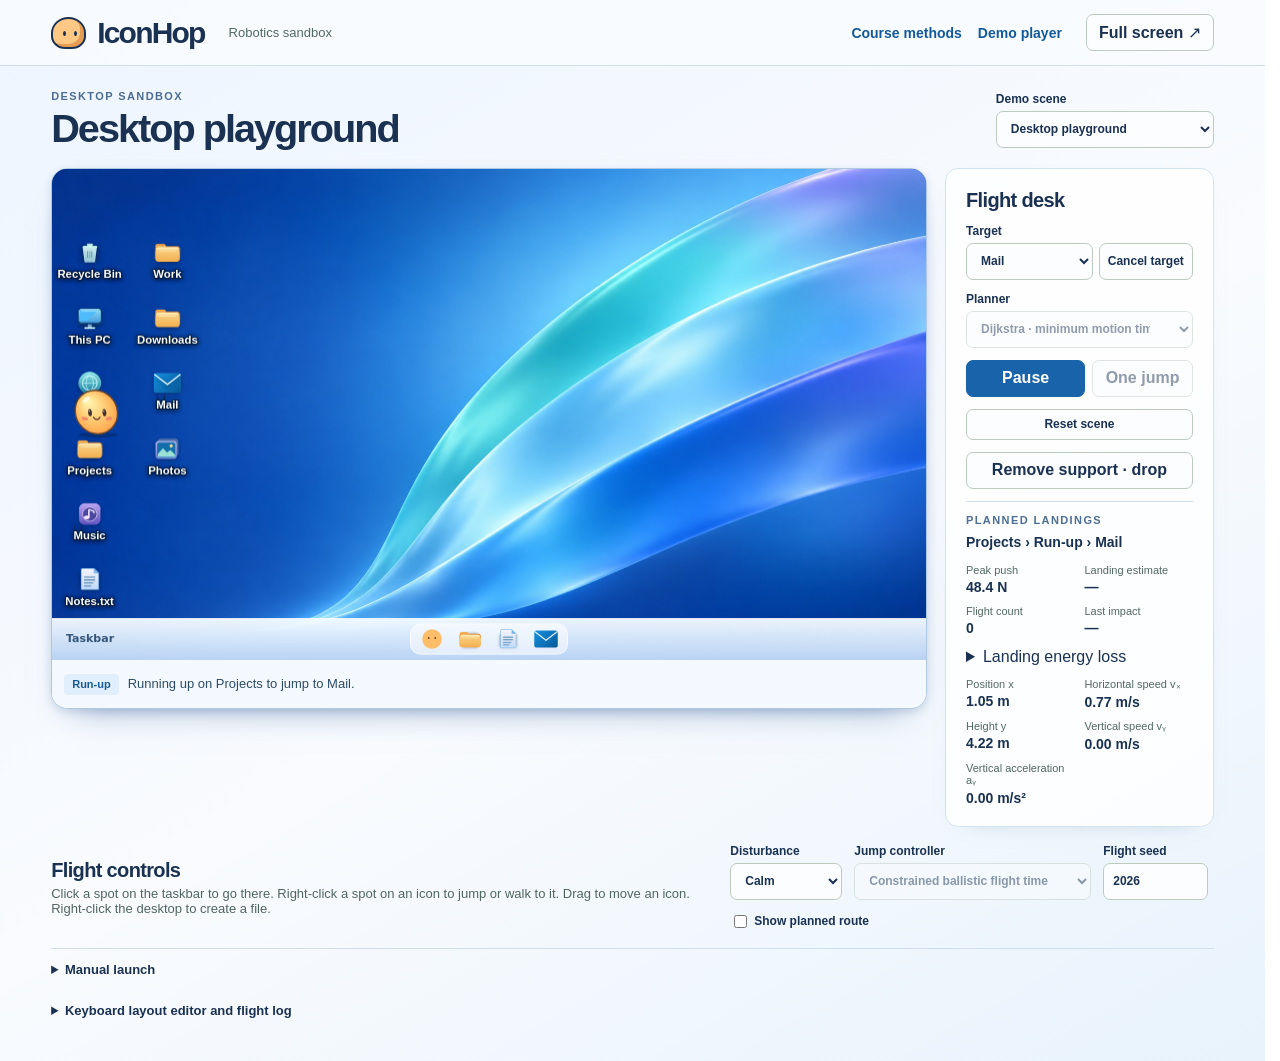
<file: index.html>
<!doctype html>
<html lang="en">
<head>
<meta charset="utf-8"><meta name="viewport" content="width=device-width, initial-scale=1">
<meta name="theme-color" content="#f7f7ef"><title>IconHop · Jumping pet sandbox</title>
<link rel="stylesheet" href="style.css">
</head>
<body>
<header class="mast"><div class="brand"><i class="mascot" aria-hidden="true"></i><h1>IconHop</h1></div>
<span class="course">Robotics sandbox</span>
<nav class="navlinks" aria-label="Experiments"><a href="methods.html">Course methods</a><a href="demos.html">Demo player</a></nav><button id="fullscreen" title="Enter full screen">Full screen ↗</button></header>
<main><div class="scene-head"><div><p class="eyebrow">Desktop sandbox</p><h2 id="scene-title">First jump</h2></div>
<label class="chooser">Demo scene<select id="scene"></select></label></div>
<div class="workspace"><section class="desktop" aria-label="Editable desktop">
<div id="screen"><canvas id="world" tabindex="0" aria-label="Editable desktop simulation. Click to select, drag to move, right-click for actions."></canvas>
<div id="desktop-menu" class="shell-menu" role="menu" aria-label="Desktop actions" hidden>
<button role="menuitem" data-action="refresh">Refresh</button>
<button role="menuitem" data-action="new" aria-haspopup="menu" aria-expanded="false">New <span aria-hidden="true">›</span></button>
<button role="menuitem" data-action="undo">Undo delete <small>Ctrl+Z</small></button>
<button role="menuitem" data-action="restore">Restore last deleted item</button>
<button role="menuitem" data-action="jump">Jump here</button>
<button role="menuitem" data-action="cancel-target">Cancel target</button>
<button role="menuitem" data-action="rename">Rename <small>F2</small></button>
<button role="menuitem" data-action="delete">Delete <small>Del</small></button>
</div>
<div id="new-menu" class="shell-menu" role="menu" aria-label="New" hidden>
<button role="menuitem" data-action="folder">Folder</button>
<button role="menuitem" data-action="note">Text Document</button>
</div>
<input id="rename-icon" aria-label="File name" type="text" maxlength="100" autocomplete="off" hidden>
<div id="desktop-notice" role="status" hidden></div>
</div>
<div class="caption"><span id="mode" class="mode"></span><span id="status" role="status" aria-live="polite"></span></div>
</section>
<aside class="panel"><h3>Flight desk</h3>
<div class="target-controls"><label>Target<select id="target"></select></label><button id="cancel-target" type="button">Cancel target</button></div><label>Planner<select id="method">
<option value="vi">Risk-aware MDP · VI</option><option value="pi">Risk-aware MDP · PI</option>
<option value="astar">Deterministic A*</option><option value="dijkstra">Dijkstra</option><option value="mpc">Receding horizon</option><option value="greedy">Greedy</option></select></label>
<label id="horizon-label" hidden>Horizon (jumps)<input id="horizon" type="number" value="2" min="1" max="12"></label>
<div class="actions"><button id="run" class="primary">▶ Run route</button><button id="step">One jump</button></div>
<div class="actions minor"><button id="reset">Reset scene</button></div>
<button id="drop-support">Remove support · drop</button>
<div class="line"></div><span class="small-label">Planned landings</span><p id="path"></p>
<div class="metrics"><div><span id="effort-label">Next impulse</span><b id="impulse">—</b></div><div><span>Landing estimate</span><b id="chance">—</b></div>
<div><span>Flight count</span><b id="count">0</b></div><div><span>Last impact</span><b id="impact">—</b></div></div>
<details id="impact-history"><summary>Landing energy loss</summary><ol id="impact-events" aria-label="Recent landings, newest first"></ol></details>
<div class="metrics motion-readings"><div><span>Position x</span><b id="horizontal-position">—</b></div><div><span>Horizontal speed vₓ</span><b id="horizontal-speed">—</b></div><div><span>Height y</span><b id="height">—</b></div><div><span>Vertical speed vᵧ</span><b id="vertical-speed">—</b></div><div><span>Vertical acceleration aᵧ</span><b id="vertical-accel">—</b></div></div>
</aside></div>
<section class="lab"><div><h3>Flight controls</h3><p id="instructions">Click to select. Drag to move. Right-click for desktop actions.</p></div>
<div class="options"><label>Disturbance<select id="noise"><option value="0">Calm</option><option value=".5">Light</option><option value="1">Moderate</option><option value="1.7">Strong</option></select></label>
<label>Jump controller<select id="solver"><option value="arc">High arc</option><option value="gn">Gauss–Newton</option><option value="kkt">Constrained optimum · KKT</option><option value="exposure">Wind exposure</option><option value="gd">Gradient descent</option><option value="grid">Grid search</option></select></label>
<label>Flight seed<input id="seed" type="number" min="0" max="4294967295" value="2026"></label>
<label class="check"><input id="graph" type="checkbox"><span id="graph-label">Reachable edges</span></label></div></section>
<details class="editor"><summary>Manual launch</summary><div class="edit-controls">
<label><span id="manual-strength">Impulse (N·s)</span><input id="manual-j" type="number" min=".01" max="8.35" value="7.45" step="any"></label>
<label>Angle (°)<input id="manual-angle" type="number" min="0" max="180" value="45" step=".1"></label>
<button id="copy-shot">Copy direct solution</button><button id="manual-fire">Launch at target</button><span id="manual-msg" role="status"></span></div></details>
<details class="editor" id="learning-panel"><summary>Learning from repeated flights</summary><div class="edit-controls">
<label class="check"><input id="learn" type="checkbox">Update edge probabilities after landing</label>
<span id="observed">0 recorded flights</span><button id="clear-learn">Clear observations</button></div></details>
<details class="editor" id="layout-editor"><summary>Keyboard layout editor and flight log</summary><div class="edit-controls"><label>Icon<select id="edit-id"></select></label>
<label>X (m)<input type="number" step=".1" id="edit-x" min=".5" max="18.5"></label>
<label>Height (m)<input type="number" step=".1" id="edit-y" min=".5" max="8"></label>
<label>Width (m)<input type="number" step=".1" id="edit-w" min=".35" max="3.5"></label>
<button id="apply-edit">Move / resize</button><button id="add-edit">Add icon</button><button id="remove-edit">Delete icon</button></div>
<ol id="log" aria-label="Flight and edit events"></ol></details>
</main>
<script src="physics.js"></script><script src="control.js"></script><script src="planner.js"></script><script src="scenes.js"></script><script src="ground.js"></script><script src="engine.js"></script>
<script src="render.js"></script><script src="desktop.js"></script><script src="app.js"></script></body></html>
</file>
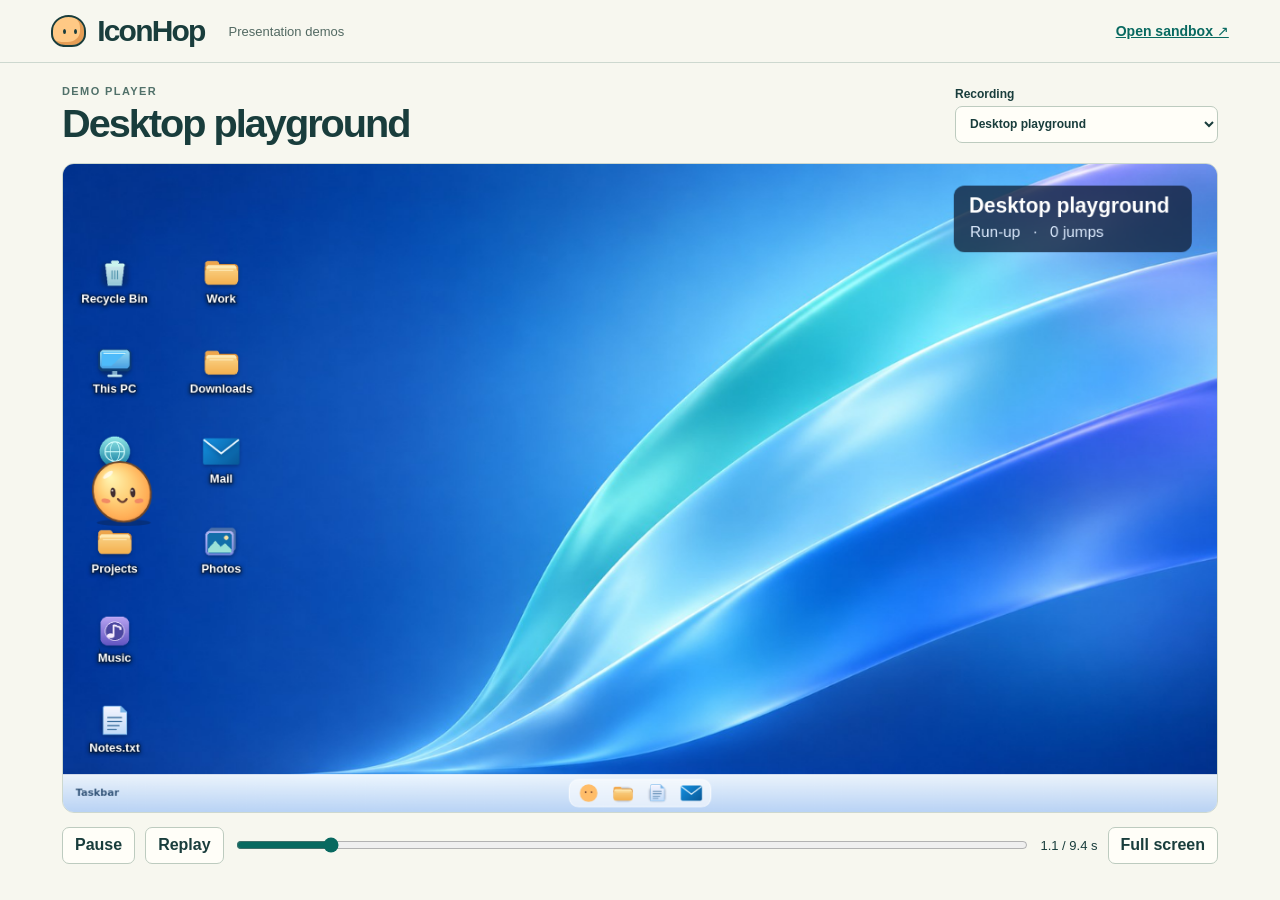
<file: demos.html>
<!doctype html><html lang="en"><head><meta charset="utf-8"><meta name="viewport" content="width=device-width, initial-scale=1"><title>IconHop · Demo player</title>
<link rel="stylesheet" href="style.css"><style>
.player{max-width:1200px;margin:0 auto;padding:22px 22px 34px}.player canvas{position:static;width:100%;height:auto;aspect-ratio:16/9;background:#f9f8ed;border-radius:12px;border:1px solid var(--line)}
.player-controls{display:flex;align-items:center;gap:10px;margin-top:14px;flex-wrap:wrap}.player-controls input{flex:1;accent-color:var(--teal);min-width:90px}.player-controls output{font-variant-numeric:tabular-nums;font-size:13px}.mast a{margin-left:auto;color:var(--teal);font-size:14px;font-weight:650}
</style></head><body><header class="mast"><div class="brand"><i class="mascot"></i><h1>IconHop</h1></div><span class="course">Presentation demos</span><a href="index.html">Open sandbox ↗</a></header>
<main class="player"><div class="scene-head"><div><p class="eyebrow">Demo player</p><h2 id="heading">First jump</h2></div><label class="chooser">Recording<select id="chapter"></select></label></div>
<canvas id="film" width="1280" height="720" aria-label="Playback of actual simulated jumps" role="img"></canvas>
<div class="player-controls"><button id="play">▶ Play</button><button id="replay">Replay</button><input id="seek" type="range" min="0" step=".01" value="0" aria-label="Playback position"><output id="stamp"></output><button id="full">Full screen</button></div></main>
<script src="physics.js"></script><script src="control.js"></script><script src="kkt-plot.js"></script><script src="planner.js"></script><script src="scenes.js"></script><script src="ground.js"></script><script src="engine.js"></script><script src="render.js"></script><script src="film.js"></script>
<script>
const canvas=document.getElementById('film'),player=new HopFilm.Player(canvas),chapter=document.getElementById('chapter'),seek=document.getElementById('seek');
let playing=false,t=0,previous=performance.now();
const requested=new URLSearchParams(location.search).get('chapter');
const visible=['play','work','stack','walk','first','drop','wind','tower'];
if(['kkt','rest'].includes(requested))visible.push(requested);
for(const id of visible){const c=HopFilm.chapters.find(c=>c.id===id);chapter.add(new Option(c.title,c.id));}
function sync(){player.seek(t);seek.value=t;document.getElementById('stamp').textContent=t.toFixed(1)+' / '+player.duration.toFixed(1)+' s';document.getElementById('play').textContent=playing?'Pause':'▶ Play';}
function choose(id){chapter.value=id;player.load(id);seek.max=player.duration;t=0;playing=false;document.getElementById('heading').textContent=player.chapter.title;sync();}
chapter.onchange=()=>choose(chapter.value);seek.oninput=()=>{t=Number(seek.value);playing=false;sync();};
document.getElementById('play').onclick=()=>{if(t>=player.duration)t=0;playing=!playing;previous=performance.now();sync();};
document.getElementById('replay').onclick=()=>{t=0;playing=true;previous=performance.now();sync();};
document.getElementById('full').onclick=()=>canvas.requestFullscreen();
choose(visible.includes(requested)?requested:'play');
player.ready.then(()=>{if(chapter.value==='play'&&!matchMedia('(prefers-reduced-motion: reduce)').matches){
  playing=true;previous=performance.now();}sync();});
function tick(now){if(playing){t=Math.min(player.duration,t+Math.min(.12,(now-previous)/1000));if(t>=player.duration)playing=false;sync();}previous=now;requestAnimationFrame(tick);}requestAnimationFrame(tick);
</script></body></html>
</file>
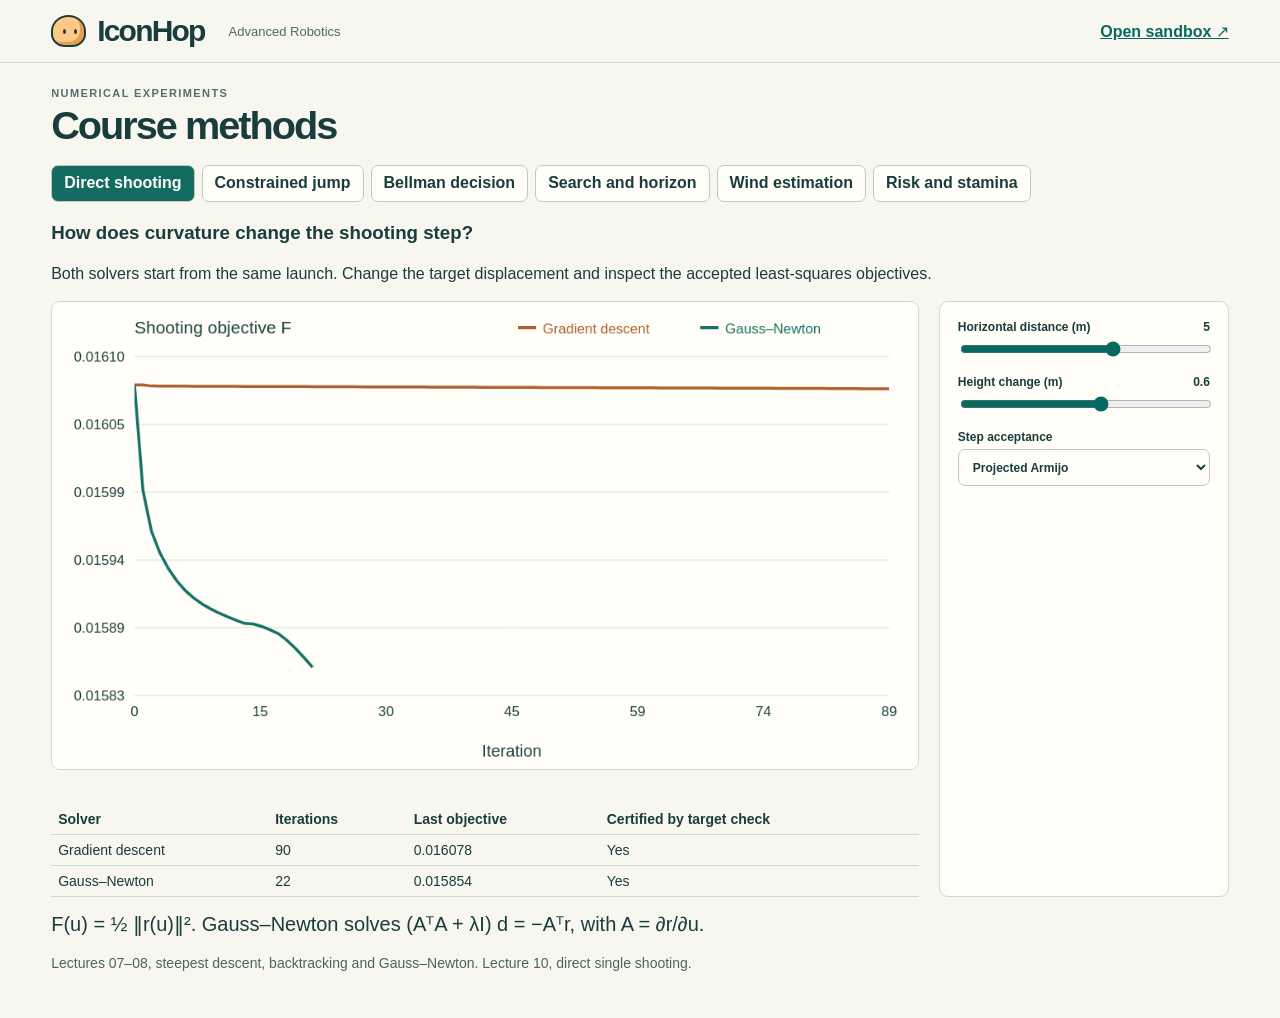
<file: methods.html>
<!doctype html><html lang="en"><head><meta charset="utf-8"><meta name="viewport" content="width=device-width,initial-scale=1">
<title>IconHop · Course experiments</title><link rel="stylesheet" href="style.css"><style>
.lab-tabs{display:flex;flex-wrap:wrap;gap:7px;margin:14px 0 20px}.lab-tabs button[aria-pressed=true]{color:white;background:#146c60}.experiment{display:grid;grid-template-columns:minmax(0,1fr) 290px;gap:20px}.plot-block{min-width:0}.plot-block canvas{position:static;width:100%;height:auto;aspect-ratio:1.85;background:#fffef8;border:1px solid var(--line);border-radius:9px}.experiment aside{background:var(--paper);border:1px solid var(--line);padding:18px;border-radius:9px}.experiment aside label{margin:0 0 16px}.experiment input[type=range]{width:100%;accent-color:var(--teal)}.formula{font-size:20px;line-height:1.5;margin:12px 0 8px}.lab-foot{color:#4b655e;font-size:14px;line-height:1.5}.results{display:flex;gap:24px;flex-wrap:wrap;margin:12px 0}.results span{display:block;color:#4b655e;font-size:12px}.results strong{display:block;font-size:18px}.jump-link{margin-left:auto;color:var(--teal);font-weight:650}.experiment .unit{float:right}.methods-intro{max-width:960px;font-size:16px;line-height:1.55;margin:2px 0 14px}.table-scroll{overflow-x:auto}#snap-table{border-collapse:collapse;width:100%;font-size:14px;margin-top:10px}#snap-table th,#snap-table td{text-align:left;padding:7px;border-bottom:1px solid var(--line)}.plot-block h3{margin:0 0 10px}@media(max-width:780px){.experiment{grid-template-columns:1fr}.experiment aside{display:grid;grid-template-columns:1fr 1fr;gap:10px}.experiment aside label{margin:0}.formula{font-size:17px}}
</style></head><body><header class="mast"><div class="brand"><i class="mascot"></i><h1>IconHop</h1></div><span class="course">Advanced Robotics</span><a class="jump-link" href="index.html">Open sandbox ↗</a></header>
<main><div class="scene-head"><div><p class="eyebrow">Numerical experiments</p><h2>Course methods</h2></div></div>
<div class="lab-tabs" role="group" aria-label="Experiment"><button data-tab="shoot">Direct shooting</button><button data-tab="kkt">Constrained jump</button><button data-tab="bellman">Bellman decision</button><button data-tab="mpc">Search and horizon</button><button data-tab="kf">Wind estimation</button><button data-tab="frontier">Risk and stamina</button></div>
<h3 id="title"></h3><p id="intro" class="methods-intro"></p><div class="experiment"><div class="plot-block"><canvas id="plot" width="1050" height="565" role="img" aria-label="Computed experiment chart"></canvas>
<div id="results" class="results" aria-live="polite"></div><div class="table-scroll"><table id="snap-table"></table></div></div><aside id="controls" aria-label="Experiment parameters"></aside></div>
<p id="formula" class="formula"></p><p id="source" class="lab-foot"></p></main>
<script src="physics.js"></script><script src="control.js"></script><script src="kkt-plot.js"></script><script src="planner.js"></script><script src="scenes.js"></script><script src="ground.js"></script><script src="engine.js"></script><script src="bellman-example.js"></script><script src="tracking.js"></script><script src="frontier.js"></script><script src="methods.js"></script></body></html>
</file>
<file: style.css>
:root{font-family:Inter,"Segoe UI",Arial,sans-serif;color:#193d3c;background:#f7f7ef;font-synthesis:none;--ink:#193d3c;--teal:#086960;--paper:#fffef8;--line:#cdd8cf}
*{box-sizing:border-box}body{margin:0}button,select,input{font:inherit;color:var(--ink)}button,select,input[type=number]{border:1px solid #bdcbbf;background:var(--paper);border-radius:7px;min-height:37px}
button{cursor:pointer;padding:6px 12px;font-weight:600}button:hover:not(:disabled){background:#e3ede0}button:focus-visible,select:focus-visible,input:focus-visible,summary:focus-visible,canvas:focus-visible{outline:3px solid #dc832d;outline-offset:2px}button:disabled,select:disabled{opacity:.48;cursor:default}
.mast{padding:14px max(4vw,20px);display:flex;align-items:center;gap:24px;border-bottom:1px solid var(--line)}.brand{display:flex;align-items:center;gap:11px}.brand h1{font-family:"Trebuchet MS","Segoe UI",sans-serif;font-size:30px;letter-spacing:-1.8px;margin:0}.mascot{display:inline-block;width:35px;height:32px;background:#ffc985;border:2px solid var(--ink);border-radius:55% 55% 45% 45%;position:relative;box-shadow:inset -4px -3px #e59d55}.mascot:before,.mascot:after{content:"";position:absolute;top:12px;height:5px;width:3px;border-radius:50%;background:var(--ink)}.mascot:before{left:10px}.mascot:after{left:21px}.course{color:#526962;font-size:13px}.course b{margin:0 6px;color:#9aaba0}.mast>button{margin-left:auto}
main{max-width:1540px;margin:0 auto;padding:24px max(4vw,20px) 30px}.scene-head,.window-bar,.caption,.lab,.options,.edit-controls,.energy-label,.actions{display:flex;align-items:center}.scene-head{justify-content:space-between;margin-bottom:18px}.eyebrow,.small-label{font-size:11px;text-transform:uppercase;font-weight:750;color:#51716a;letter-spacing:1.4px;margin:0 0 6px}.scene-head h2{font-family:"Trebuchet MS","Segoe UI",sans-serif;font-size:clamp(28px,3.1vw,48px);letter-spacing:-2px;line-height:1.05;margin:0}.chooser,label{font-size:12px;font-weight:650;display:flex;flex-direction:column;gap:5px}.chooser{min-width:192px}
select{padding:5px 26px 5px 10px;max-width:100%}input[type=number]{padding:5px 9px}.workspace{display:grid;grid-template-columns:minmax(0,1fr) clamp(250px,21vw,310px);gap:18px;align-items:stretch}.desktop,.panel{border:1px solid var(--line);border-radius:13px;background:var(--paper);overflow:hidden}.desktop{display:flex;flex-direction:column}.window-bar{padding:8px 12px;justify-content:space-between;gap:8px}.window-bar strong{font-size:14px}.dot{display:inline-block;width:8px;height:8px;border-radius:100%;background:#0c8a76;margin:0 6px 1px 0}.tools{display:flex;gap:2px;background:#edf1e8;border-radius:7px;padding:2px}.tool{min-height:30px;font-size:12px;padding:4px 9px;background:transparent;border:1px solid transparent}.tool.active{background:white;border-color:#b9c8bd}
/* Keep the world scale independent of the wrapping route, caption and contact history. */
html:has(#world){scrollbar-gutter:stable}
.desktop{align-self:start}
#screen{position:relative;width:100%;flex:none;min-height:270px;aspect-ratio:16/9;background:#113c83}canvas{width:100%;height:100%;display:block;position:absolute;inset:0;touch-action:none}
.caption{gap:9px;padding:12px;min-height:48px;font-size:13px;line-height:1.35}.mode{background:#dbede1;color:#145c46;padding:3px 8px;border-radius:4px;font-size:11px;font-weight:750;white-space:nowrap}
.panel{padding:20px;display:flex;flex-direction:column;gap:12px}.panel h3,.lab h3{font-size:20px;letter-spacing:-.65px;margin:0}.energy-label{justify-content:space-between;font-size:13px;margin-top:2px}.meter{height:8px;border-radius:8px;overflow:hidden;background:#e4e9dd;margin-top:-6px}.meter>div{height:100%;background:#309379}.actions{gap:7px}.actions>*{flex:1;white-space:nowrap}.actions .primary{background:#0d655e;color:white;border-color:#0d655e;flex:1.25}.actions .primary:hover:not(:disabled){background:#084c46}.minor button{font-size:12px;min-height:31px}.line{height:1px;background:var(--line)}.panel .small-label{margin:0}.panel #path{font-size:14px;font-weight:600;line-height:1.45;margin:-6px 0 0}
.metrics{display:grid;grid-template-columns:1fr 1fr;gap:10px}.metrics span,.metrics b{display:block;font-size:11px}.metrics b{font-size:14px;margin-top:3px}.metrics span{color:#526962}
.lab{padding:17px 0;justify-content:space-between;gap:16px;border-bottom:1px solid var(--line)}.lab p{margin:4px 0 0;color:#51665f;font-size:13px}.options,.edit-controls{gap:12px;flex-wrap:wrap}.options input[type=number]{max-width:105px}.check{flex-direction:row;align-items:center;gap:4px;white-space:nowrap}.check input{accent-color:var(--teal)}.editor{font-size:13px;padding:13px 0}.editor summary{cursor:pointer;font-weight:650}.edit-controls{margin:14px 0;align-items:end}.edit-controls input{width:85px}#log{font-family:Consolas,monospace;font-size:12px;color:#4a655d;line-height:1.6;max-height:150px;overflow:auto;padding-left:28px}
#rest-overlay:not([hidden]){position:absolute;inset:0;background:#15323ce8;color:#f8edcd;display:flex;align-items:center;justify-content:center;flex-direction:column;gap:12px}#rest-overlay .moon{font:60px Georgia;line-height:.9}#rest-overlay strong{font-size:26px}#rest-overlay span{font-size:15px}#rest-overlay button{margin-top:6px}
@media(max-width:900px){.workspace{grid-template-columns:minmax(0,1fr) 230px;gap:10px}.panel{padding:14px;gap:10px}.lab{align-items:start;flex-direction:column}.course{display:none}main{padding:18px 16px}.mast{padding:10px 16px}}
@media(max-width:680px){.workspace{grid-template-columns:1fr}.panel{display:grid;grid-template-columns:1fr 1fr;align-items:start}.panel h3,.energy-label,.meter,.line,.panel #path,.panel .small-label,.metrics{grid-column:1/-1}.metrics{grid-template-columns:repeat(4,1fr)}.scene-head{align-items:end;gap:8px}.chooser{min-width:0;max-width:45%}.scene-head h2{font-size:27px}.caption{font-size:12px}#screen{min-height:230px}.window-bar{padding:6px}.tool{padding:3px 6px}.lab{padding-bottom:12px}.actions{flex-wrap:wrap}.options{gap:8px}.mast .brand h1{font-size:24px}}
@media(prefers-reduced-motion:reduce){*{scroll-behavior:auto}}
.mast .navlinks{display:flex;gap:16px;margin-left:auto}.navlinks a{color:var(--teal);font-weight:650;font-size:14px;text-decoration:none}
.navlinks a:hover{text-decoration:underline}.mast .navlinks+button{margin-left:0}
@media(max-width:680px){.mast{gap:10px;flex-wrap:wrap}.mast .navlinks{gap:8px}.mast .navlinks a{font-size:12px}.mast #fullscreen{font-size:11px;padding:4px 7px}}
[hidden]{display:none!important}
.target-controls{display:flex;gap:6px;align-items:end;grid-column:1/-1}.target-controls label{min-width:0;flex:1}.target-controls button{font-size:12px;padding:5px 8px}
#world{outline-offset:-3px;user-select:none;-webkit-touch-callout:none}
.shell-menu,#rename-icon,#desktop-notice{position:absolute;z-index:2;font:13px/1.35 "Segoe UI",Arial,sans-serif;color:#191b20}
.shell-menu{width:174px;padding:4px;border:1px solid #c8cbd2;border-radius:8px;background:rgba(249,249,252,.98);box-shadow:0 6px 20px #15294838}
.shell-menu button{width:100%;min-height:31px;padding:5px 10px;text-align:left;display:flex;align-items:center;justify-content:space-between;font:inherit;color:inherit;border:0;border-radius:4px;background:transparent}
.shell-menu button:hover:not(:disabled),.shell-menu button:focus-visible,.shell-menu button[aria-expanded=true]{background:#e8eaf0;outline:0}
.shell-menu small{font-size:11px;color:#60646d}.shell-menu span{font-size:18px;line-height:14px}#new-menu{z-index:3}
#rename-icon{padding:2px 4px;text-align:center;background:white;border:1px solid #286bb9;border-radius:2px;outline:1px solid #b0d7ff}
#desktop-notice{left:10px;bottom:48px;max-width:90%;background:#fafbfe;border:1px solid #c7cedb;border-radius:5px;padding:5px 10px}
.shell-menu button{justify-content:flex-start;gap:9px}
.shell-menu button span,.shell-menu button small{margin-left:auto}
.shell-menu button::before{font-family:system-ui;width:16px;text-align:center;font-size:14px;color:#414d5b}
.shell-menu [data-action=refresh]::before{content:"↻"}.shell-menu [data-action=new]::before{content:"+"}
.shell-menu [data-action=jump]::before{content:"↗"}.shell-menu [data-action=delete]::before{content:"×"}
.shell-menu [data-action=rename]::before{content:"✎"}.shell-menu [data-action=restore]::before,.shell-menu [data-action=undo]::before{content:"↶"}
.shell-menu [data-action=folder]::before,.shell-menu [data-action=note]::before{content:"";height:16px;background:center/contain no-repeat url('assets/desktop-folder.png')}
.shell-menu [data-action=note]::before{background-image:url('assets/desktop-note.png')}

:root:has(#world){color:#1a3152;background:linear-gradient(150deg,#edf5ff 0%,#f9fbfe 54%,#e8f3fc 100%);--ink:#1a3152;--teal:#125a9a;--paper:#fbfdff;--line:#cfdeed}
:root:has(#world) .mast{background:#f9fcffda}
:root:has(#world) .desktop{border-color:#b0c9e2;border-radius:16px;box-shadow:0 18px 34px -24px #1b4d92a8,0 3px 10px #19457726}
:root:has(#world) .panel{border-color:#d2e3f1;background:#ffffffd6;box-shadow:0 9px 24px -23px #21498290}
:root:has(#world) .caption{background:#f4f9ff;color:#2c4b66}
:root:has(#world) .mode{background:#e1eefc;color:#195a95}
:root:has(#world) .actions .primary{background:#1963aa;border-color:#1963aa}
:root:has(#world) .actions .primary:hover:not(:disabled){background:#144d88}
:root:has(#world) button:hover:not(:disabled){background:#e5effa}
:root:has(#world) .eyebrow,:root:has(#world) .small-label{color:#4d6e92}
:root:has(#world) .shell-menu{background:#f9fcfff7;border-color:#cbddef;box-shadow:0 10px 28px #122b5e4d}
</file>
